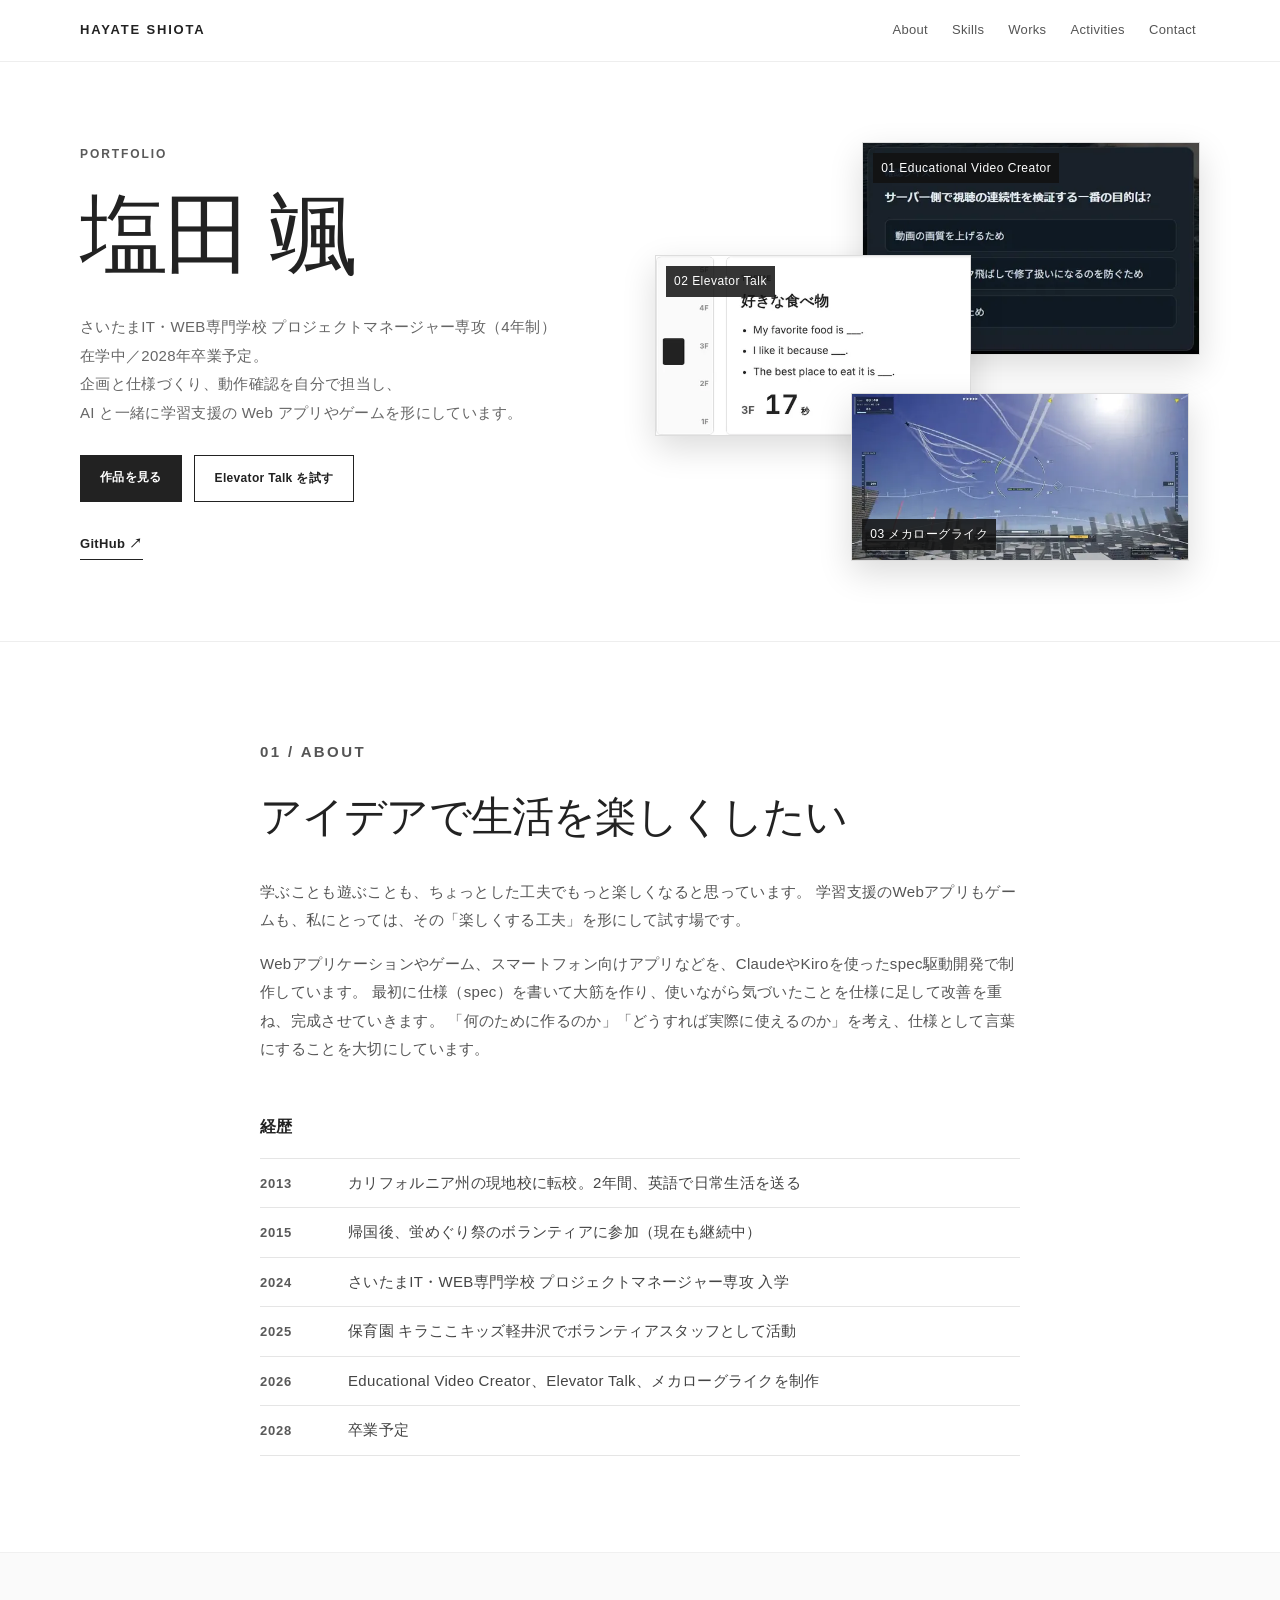
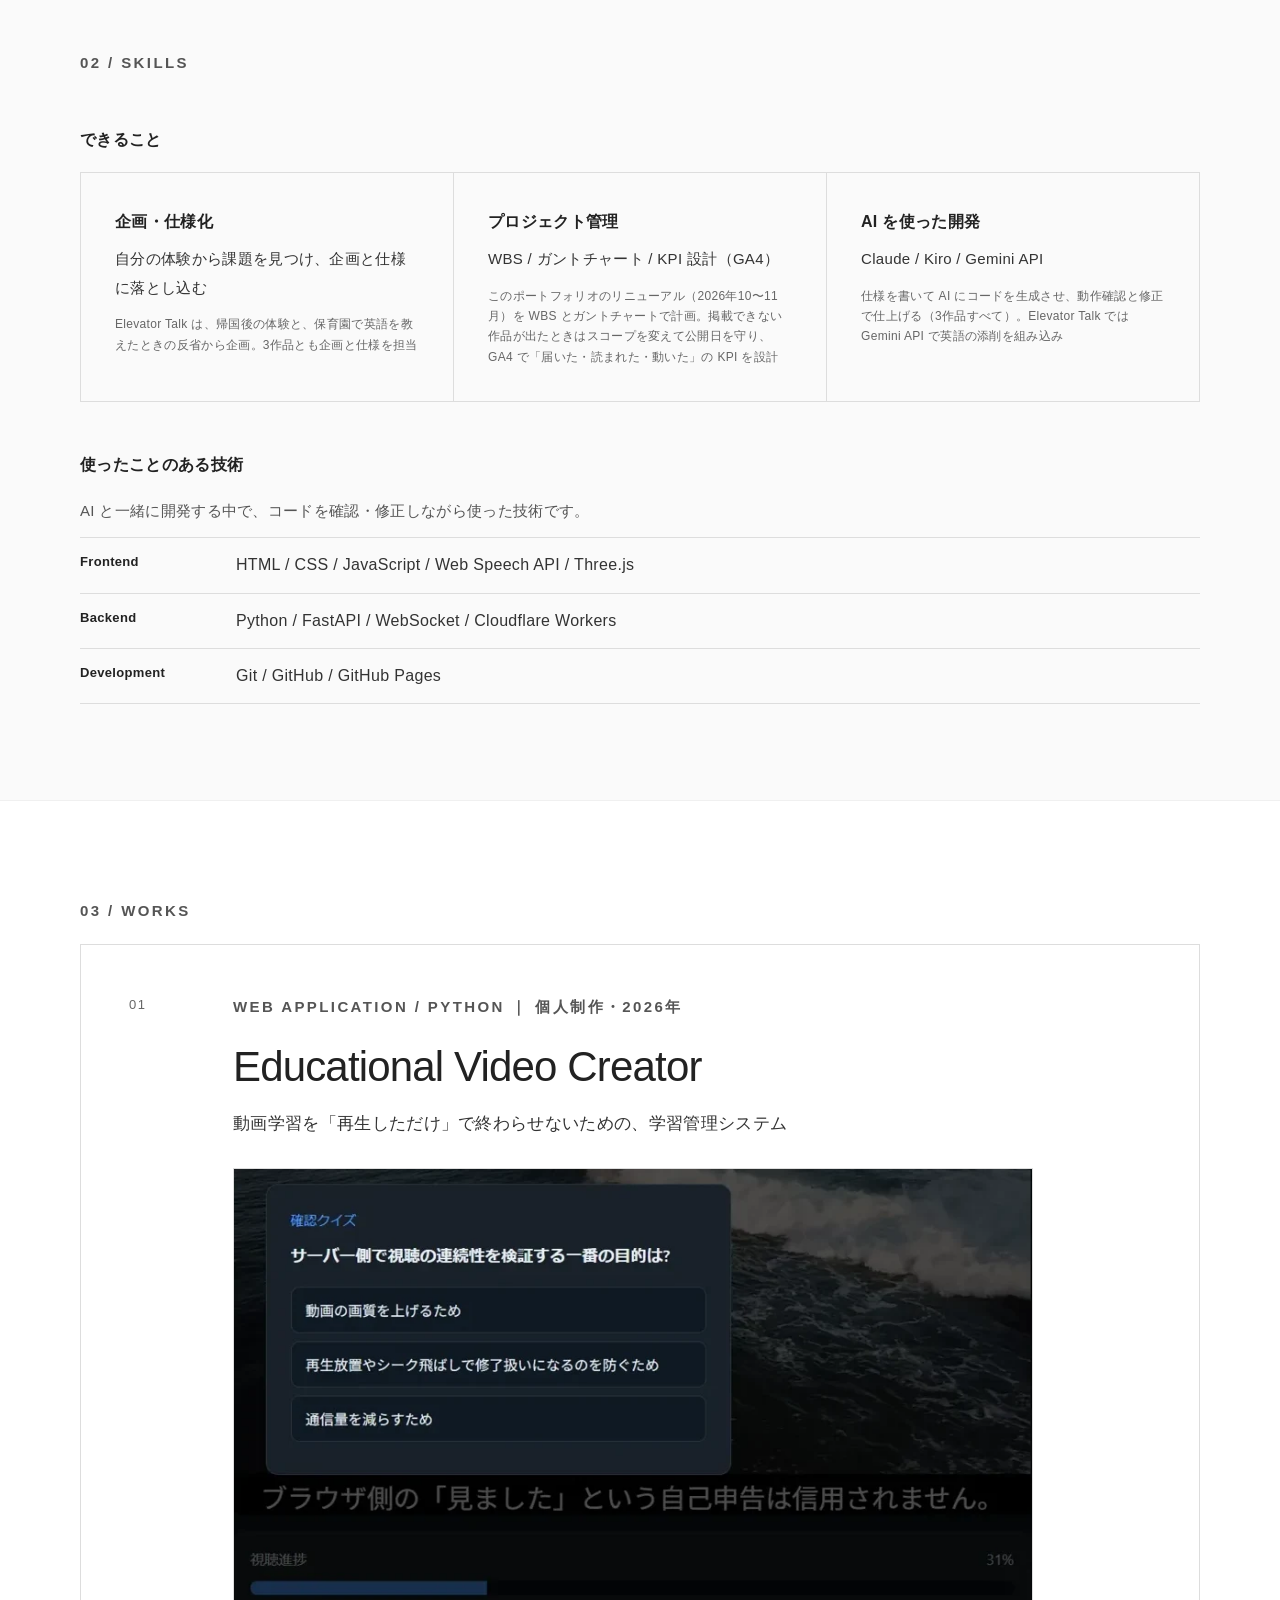
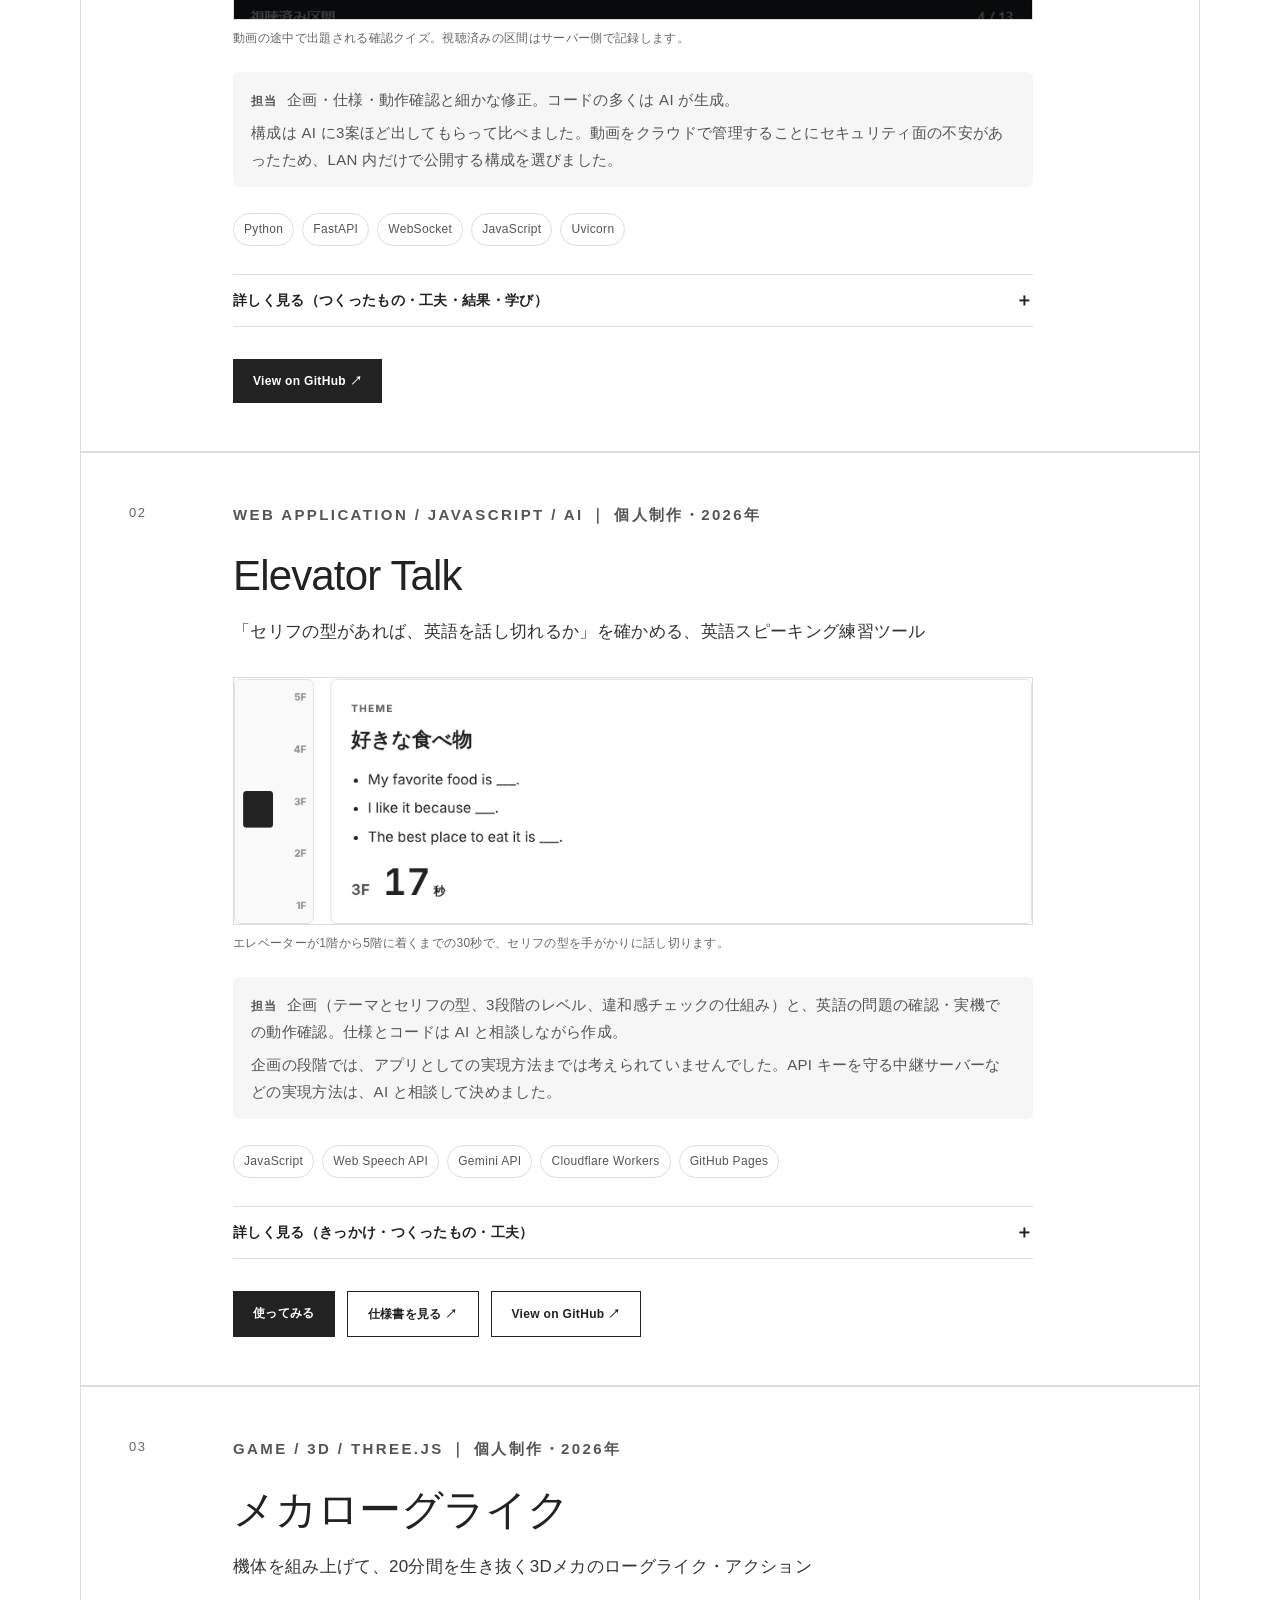
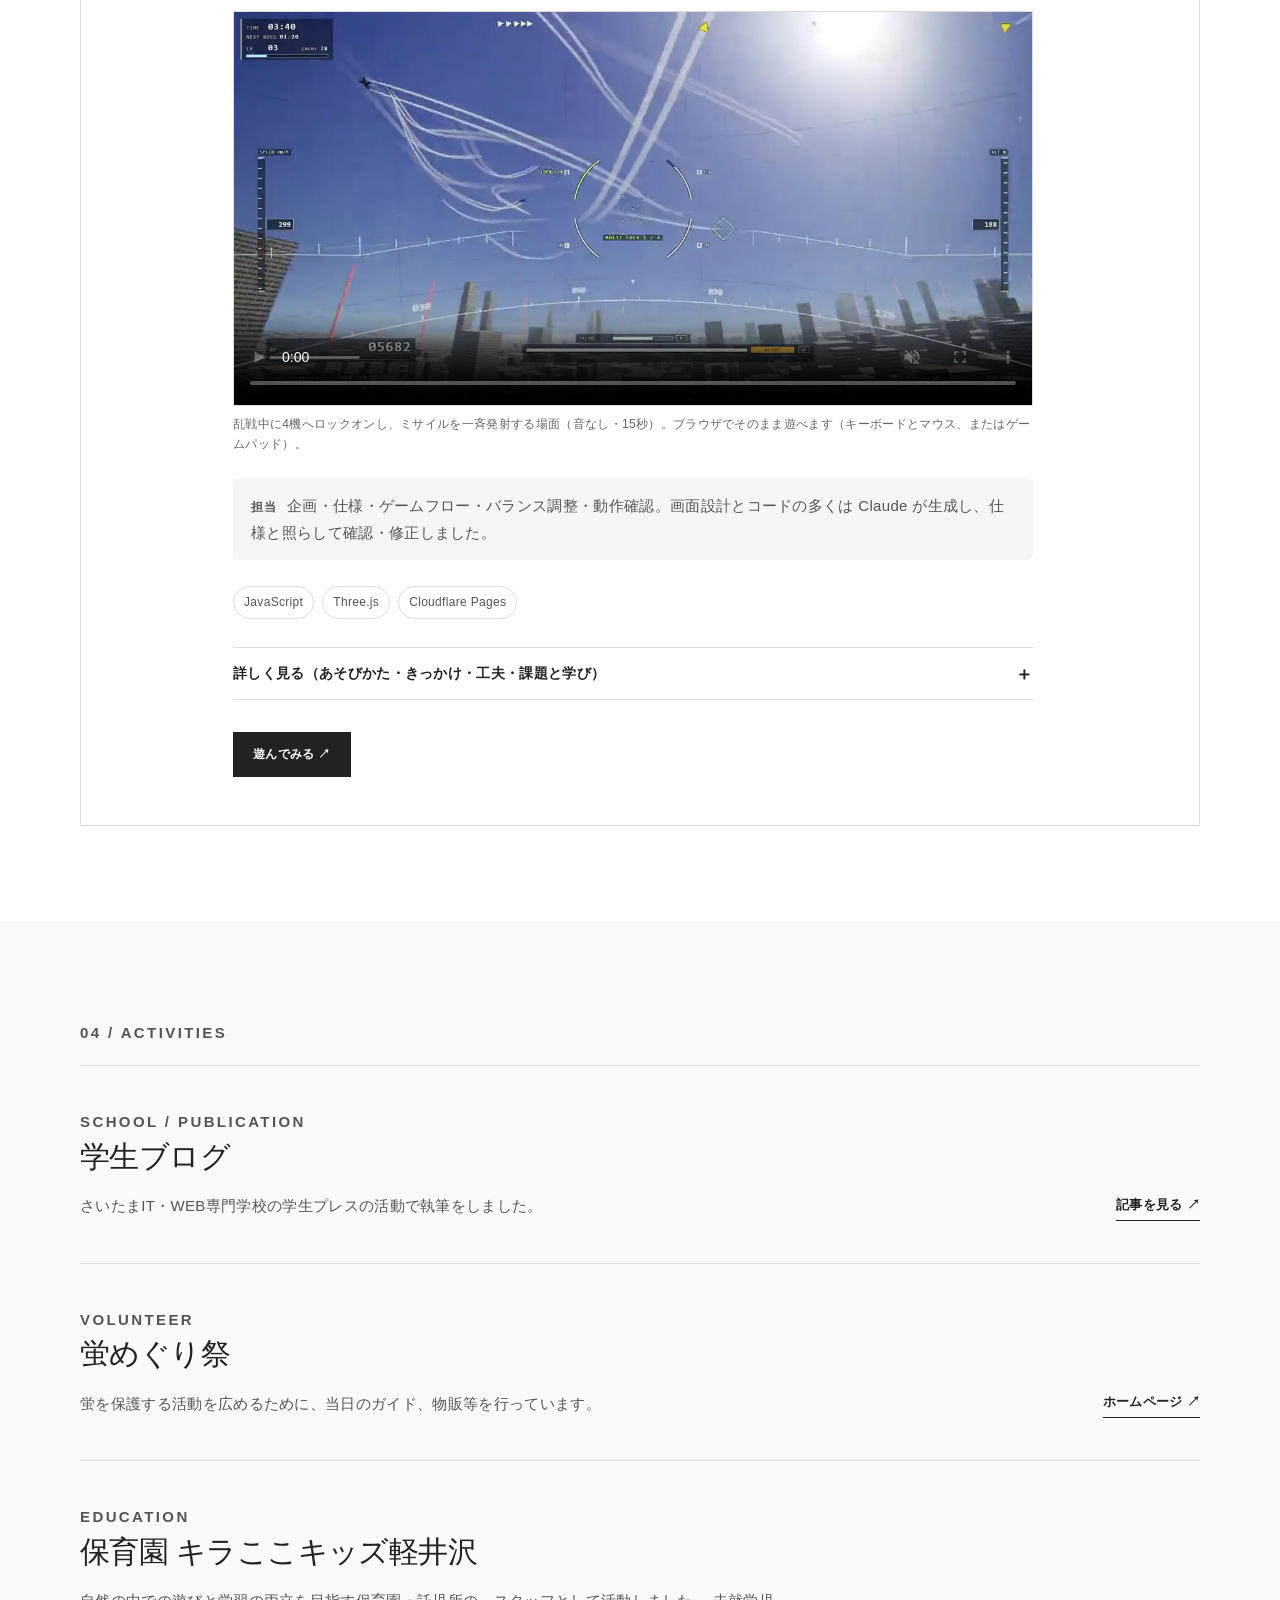
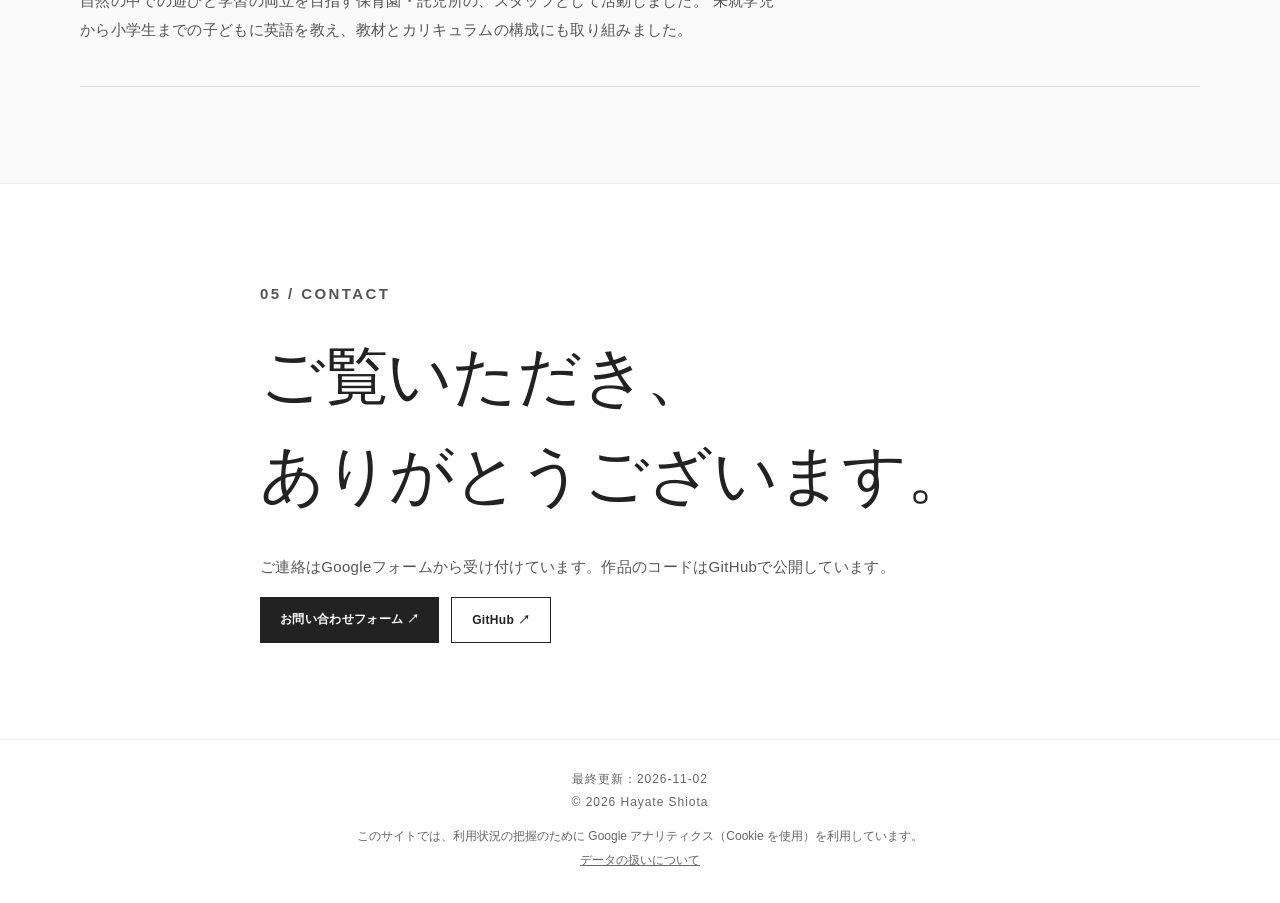
<file: index.html>
<!DOCTYPE html>
<html lang="ja">
<head>
  <!-- 自分の端末を計測から外す：URL に ?notrack を付けて一度開くと、この端末・ブラウザでは GA4 に送らない（?track で元に戻す） -->
  <script>
    (function () {
      try {
        var q = location.search;
        if (/[?&]notrack(=|&|$)/.test(q)) localStorage.setItem("notrack", "1");
        if (/[?&]track(=|&|$)/.test(q)) localStorage.removeItem("notrack");
        if (localStorage.getItem("notrack") === "1") window["ga-disable-G-6JSTE2WZ4C"] = true;
      } catch (e) { /* localStorage が使えないときは何もしない */ }
    })();
  </script>
  <!-- Google tag (gtag.js) -->
  <script async src="https://www.googletagmanager.com/gtag/js?id=G-6JSTE2WZ4C"></script>
  <script>
    window.dataLayer = window.dataLayer || [];
    function gtag(){dataLayer.push(arguments);}
    gtag('js', new Date());

    gtag('config', 'G-6JSTE2WZ4C');
  </script>
  <meta charset="UTF-8">
  <meta name="viewport" content="width=device-width, initial-scale=1.0">
  <meta name="description" content="プロジェクトマネージャー専攻の学生です。企画と仕様づくり、動作確認を担当し、AIと一緒に学習支援のWebアプリやゲームを形にしています。AIが英語を添削する練習ツール「Elevator Talk」などを公開中。さいたまIT・WEB専門学校（4年制）2028年卒業予定。">
  <title>塩田 颯｜学習支援のWebアプリと英語スピーキング練習ツール</title>
  <link rel="canonical" href="https://salty-en-jp.github.io/Portfolio-website/">
  <meta property="og:type" content="website">
  <meta property="og:site_name" content="塩田 颯のポートフォリオ">
  <meta property="og:title" content="塩田 颯｜学習支援のWebアプリと英語スピーキング練習ツール">
  <meta property="og:description" content="プロジェクトマネージャー専攻の学生です。企画と仕様づくり、動作確認を担当し、AIと一緒に学習支援のWebアプリやゲームを形にしています。AIが英語を添削する練習ツール「Elevator Talk」などを公開中。さいたまIT・WEB専門学校（4年制）2028年卒業予定。">
  <meta property="og:url" content="https://salty-en-jp.github.io/Portfolio-website/">
  <meta property="og:image" content="https://salty-en-jp.github.io/Portfolio-website/ogp.png?v=2">
  <meta property="og:image:width" content="1200">
  <meta property="og:image:height" content="630">
  <meta property="og:image:alt" content="塩田 颯のポートフォリオ">
  <meta property="og:locale" content="ja_JP">
  <meta name="twitter:card" content="summary_large_image">
  <link rel="icon" href="favicon.svg" type="image/svg+xml">
  <link rel="stylesheet" href="style.css?v=20261116d">
  <script src="analytics.js?v=20261116d" defer></script>
</head>
<body>
  <header class="site-header">
    <div class="header-inner">
      <a class="logo" href="#top">HAYATE SHIOTA</a>
      <nav aria-label="メインナビゲーション">
        <a href="#about">About</a>
        <a href="#skills">Skills</a>
        <a href="#works">Works</a>
        <a href="#activities">Activities</a>
        <a href="#contact">Contact</a>
      </nav>
    </div>
  </header>

  <main id="top">
    <section class="hero">
      <div class="container hero-inner">
        <div class="hero-copy">
        <p class="eyebrow">PORTFOLIO</p>
        <h1>塩田 颯</h1>
        <p class="hero-text">
          さいたまIT・WEB専門学校 <span class="nowrap">プロジェクトマネージャー専攻（4年制）</span><span class="nowrap">在学中／2028年卒業予定。</span><br>企画と仕様づくり、動作確認を自分で担当し、<br>AI と一緒に学習支援の Web アプリやゲームを形にしています。
        </p>
        <div class="button-row hero-actions">
          <a class="button" href="#works" data-track="hero_works">作品を見る</a>
          <a class="button button-outline" href="works/elevator-talk/" data-track="hero_try_elevator_talk">Elevator Talk を試す</a>
        </div>
        <a class="text-link" href="https://github.com/salty-en-jp" target="_blank" rel="noopener noreferrer">GitHub ↗</a>
        </div>
        <div class="hero-visual">
          <a class="hero-card hero-card-evc" href="#work-evc" data-track="hero_card_evc">
            <img src="images/evc/hero.webp" width="560" height="352" loading="lazy" alt="Educational Video Creator：動画の途中で出題される確認クイズの画面">
            <span>01 Educational Video Creator</span>
          </a>
          <a class="hero-card hero-card-et" href="#work-et" data-track="hero_card_et">
            <img src="images/elevator-talk/hero.webp" width="560" height="319" loading="lazy" alt="Elevator Talk：エレベーターのタイマーと、テーマ「好きな食べ物」のセリフの型が並ぶ練習画面">
            <span>02 Elevator Talk</span>
          </a>
          <a class="hero-card hero-card-mech" href="#work-mech" data-track="hero_card_mech">
            <img src="images/mech/hero.webp" width="560" height="276" loading="lazy" alt="メカローグライク：4機にロックオンしてミサイルを撃つ空中戦の画面">
            <span>03 メカローグライク</span>
          </a>
        </div>
      </div>
    </section>

    <section id="about" class="section">
      <div class="container narrow">
        <p class="section-label">01 / ABOUT</p>
        <h2>アイデアで生活を楽しくしたい</h2>
        <p>
          学ぶことも遊ぶことも、ちょっとした工夫でもっと楽しくなると思っています。
          学習支援のWebアプリもゲームも、私にとっては、その「楽しくする工夫」を形にして試す場です。
        </p>
        <p>
          Webアプリケーションやゲーム、スマートフォン向けアプリなどを、ClaudeやKiroを使ったspec駆動開発で制作しています。
          最初に仕様（spec）を書いて大筋を作り、使いながら気づいたことを仕様に足して改善を重ね、完成させていきます。
          「何のために作るのか」「どうすれば実際に使えるのか」を考え、仕様として言葉にすることを大切にしています。
        </p>
        <h3 class="sub-heading">経歴</h3>
        <dl class="timeline">
          <div><dt>2013</dt><dd>カリフォルニア州の現地校に転校。2年間、英語で日常生活を送る</dd></div>
          <div><dt>2015</dt><dd>帰国後、蛍めぐり祭のボランティアに参加（現在も継続中）</dd></div>
          <div><dt>2024</dt><dd>さいたまIT・WEB専門学校 プロジェクトマネージャー専攻 入学</dd></div>
          <div><dt>2025</dt><dd>保育園 キラここキッズ軽井沢でボランティアスタッフとして活動</dd></div>
          <div><dt>2026</dt><dd>Educational Video Creator、Elevator Talk、メカローグライクを制作</dd></div>
          <div><dt>2028</dt><dd>卒業予定</dd></div>
        </dl>
      </div>
    </section>

    <section id="skills" class="section section-alt">
      <div class="container">
        <p class="section-label">02 / SKILLS</p>
        <h3 class="sub-heading skills-heading">できること</h3>
        <div class="skill-grid skill-grid-3">
          <div class="skill">
            <h3>企画・仕様化</h3>
            <p>自分の体験から課題を見つけ、企画と仕様に落とし込む</p>
            <small>Elevator Talk は、帰国後の体験と、保育園で英語を教えたときの反省から企画。3作品とも企画と仕様を担当</small>
          </div>
          <div class="skill">
            <h3>プロジェクト管理</h3>
            <p>WBS / ガントチャート / KPI 設計（GA4）</p>
            <small>このポートフォリオのリニューアル（2026年10〜11月）を WBS とガントチャートで計画。掲載できない作品が出たときはスコープを変えて公開日を守り、GA4 で「届いた・読まれた・動いた」の KPI を設計</small>
          </div>
          <div class="skill">
            <h3>AI を使った開発</h3>
            <p>Claude / Kiro / Gemini API</p>
            <small>仕様を書いて AI にコードを生成させ、動作確認と修正で仕上げる（3作品すべて）。Elevator Talk では Gemini API で英語の添削を組み込み</small>
          </div>
        </div>

        <h3 class="sub-heading">使ったことのある技術</h3>
        <p class="tech-note">AI と一緒に開発する中で、コードを確認・修正しながら使った技術です。</p>
        <dl class="tech-list">
          <div><dt>Frontend</dt><dd>HTML / CSS / JavaScript / Web Speech API / Three.js</dd></div>
          <div><dt>Backend</dt><dd>Python / FastAPI / WebSocket / Cloudflare Workers</dd></div>
          <div><dt>Development</dt><dd>Git / GitHub / GitHub Pages</dd></div>
        </dl>
      </div>
    </section>

    <section id="works" class="section">
      <div class="container">
        <p class="section-label">03 / WORKS</p>

        <article class="work-card featured" id="work-evc">
          <div class="work-number">01</div>
          <div class="work-content">
            <p class="work-type">WEB APPLICATION / PYTHON ｜ 個人制作・2026年</p>
            <h2>Educational Video Creator</h2>
            <p class="work-lead">動画学習を「再生しただけ」で終わらせないための、学習管理システム</p>
            <figure class="work-shot">
              <img src="images/evc/quiz-crop.webp" width="870" height="490" loading="lazy"
                alt="動画の再生中に確認クイズが表示され、下に視聴進捗31%と視聴済み区間4/13が表示されている画面">
              <figcaption>動画の途中で出題される確認クイズ。視聴済みの区間はサーバー側で記録します。</figcaption>
            </figure>
            <div class="work-role">
              <p><strong>担当</strong>企画・仕様・動作確認と細かな修正。コードの多くは AI が生成。</p>
              <p>構成は AI に3案ほど出してもらって比べました。動画をクラウドで管理することにセキュリティ面の不安があったため、LAN 内だけで公開する構成を選びました。</p>
            </div>
            <div class="tags">
              <span>Python</span><span>FastAPI</span><span>WebSocket</span><span>JavaScript</span><span>Uvicorn</span>
            </div>
            <details class="work-details">
              <summary>詳しく見る（つくったもの・工夫・結果・学び）</summary>
              <div class="work-shots">
                <figure class="work-shot">
                  <img src="images/evc/admin-progress.webp" width="1160" height="390" loading="lazy"
                    alt="管理画面の受講状況タブ。レッスンごとに視聴率とクイズ通過数が表で並んでいる">
                  <figcaption>管理画面：受講者ごとの視聴率とクイズ通過数</figcaption>
                </figure>
                <figure class="work-shot">
                  <img src="images/evc/admin-content.webp" width="745" height="1068" loading="lazy"
                    alt="管理画面のコンテンツ管理タブ。動画のアップロード欄とクイズ作成フォームが並んでいる">
                  <figcaption>管理画面：動画の追加とクイズ作成をGUIで行えます</figcaption>
                </figure>
              </div>
              <h3>つくったもの</h3>
              <p>
                自宅PCで動かしてLAN内の端末から動画教材で学習できるプロトタイプを制作。
                再生位置をサーバー側で管理し、シークによる飛ばし見や極端な倍速などを検知、実際に視聴した区間を記録します。
                オリジナル教材のアップロードや字幕の追加、動画途中にクイズを挿入することが可能です。
                スマホで撮った動画一本あれば、字幕とクイズ付の動画教材を作ることが出来るアプリです。
              </p>
              <h3>工夫したこと</h3>
              <ul class="feature-list">
                <li>5秒ごとのハートビートによる再生位置管理</li>
                <li>視聴済み区間を基準にした修了判定</li>
                <li>動画途中のクイズと不正解時の巻き戻し</li>
                <li>ログイン・管理者画面・コンテンツ管理</li>
              </ul>
              <h3>結果</h3>
              <p>
                スマホで撮影した動画をPCの指定フォルダに置くだけで、LAN内の端末から視聴できるところまで完成させました。
                ログイン・アカウント管理、字幕ファイルの追加、GUIからのクイズ作成など、基本的な機能はすべて動作しています。
              </p>
              <h3>学び</h3>
              <p>
                教材を自分で撮影したため、自分自身の学習にはあまりつながりませんでした。
                仕組みが動いても、教材の中身と使う人がそろわなければ学習効果は生まれない、ということを実感しました。
                次は他の人に使ってもらい、教材側の課題も確かめたいと考えています。
              </p>
            </details>
            <a class="button" href="https://github.com/salty-en-jp/Educational_video_creator" target="_blank" rel="noopener noreferrer">
              View on GitHub ↗
            </a>
          </div>
        </article>

        <article class="work-card" id="work-et">
          <div class="work-number">02</div>
          <div class="work-content">
            <p class="work-type">WEB APPLICATION / JAVASCRIPT / AI ｜ 個人制作・2026年</p>
            <h2>Elevator Talk</h2>
            <p class="work-lead">「セリフの型があれば、英語を話し切れるか」を確かめる、英語スピーキング練習ツール</p>
            <figure class="work-shot">
              <img src="images/elevator-talk/stage.webp" width="960" height="296" loading="lazy"
                alt="テーマ「好きな食べ物」とセリフの型3つ、エレベーターが3階、残り17秒と表示された練習画面">
              <figcaption>エレベーターが1階から5階に着くまでの30秒で、セリフの型を手がかりに話し切ります。</figcaption>
            </figure>
            <div class="work-role">
              <p><strong>担当</strong>企画（テーマとセリフの型、3段階のレベル、違和感チェックの仕組み）と、英語の問題の確認・実機での動作確認。仕様とコードは AI と相談しながら作成。</p>
              <p>企画の段階では、アプリとしての実現方法までは考えられていませんでした。API キーを守る中継サーバーなどの実現方法は、AI と相談して決めました。</p>
            </div>
            <div class="tags">
              <span>JavaScript</span><span>Web Speech API</span><span>Gemini API</span><span>Cloudflare Workers</span><span>GitHub Pages</span>
            </div>
            <details class="work-details">
              <summary>詳しく見る（きっかけ・つくったもの・工夫）</summary>
              <h3>きっかけ</h3>
              <p>
                帰国後、「なんか英語で言ってよ」と言われるたびに困った経験と、寸劇や歌ならセリフが出てきた経験から、
                「とっさに話せないのは単語を知らないからではなく、場面とセリフがないからではないか」という仮説を立て、
                「エレベータートーク」と「違和感チェック」という2つの練習方法を考えて形にしました。
              </p>
              <h3>つくったもの</h3>
              <p>
                テーマごとにセリフの型を3段階（3つ／1つ／なし）で出し、30〜60秒のタイマーの間に話し切る練習ができます。
                入力はキーボード・スマホの音声入力・マイクの文字起こしに対応。
                AI（Gemini）が「よかったところ」と「改善ポイント」を返し、改善ポイントは自分専用の違和感チェック問題として出題されます。
              </p>
              <figure class="work-shot">
                <img src="images/elevator-talk/feedback-mine.webp" width="990" height="440" loading="lazy"
                  alt="AIのフィードバック画面。よかったところ3つと、改善ポイント「lately i'm into vibe coding → lately i've been into vibe coding」と、現在完了進行形を使う理由が表示されている">
                <figcaption>① 話し終えると、AIが「よかったところ」と「改善ポイント」を返します（実際に自分で練習したときの画面）。</figcaption>
              </figure>
              <figure class="work-shot">
                <img src="images/elevator-talk/check-mine.webp" width="990" height="328" loading="lazy"
                  alt="違和感チェックの「自分のまちがい」で、さっき話した文「lately i'm into vibe coding」が、もっと自然な言い方を考える問題として出題されている">
                <figcaption>② 直された文は「違和感チェック」に、自分専用の問題として出てきます。</figcaption>
              </figure>
              <h3>工夫したこと</h3>
              <ul class="feature-list">
                <li>保育園で英語を教えたときの「教えすぎると暗記ゲームになり、教えないと理不尽ゲームになる」という反省から、型の数をレベルで調整できるようにしました</li>
                <li>マイクが使えない環境でも使えるように、キーボード入力を基本にしました</li>
                <li>記録や自分のまちがいは、ブラウザの中だけに保存するようにしました</li>
              </ul>
              <h3>これから確かめること</h3>
              <p>
                自分で使ったり、知り合いの教員に使ってもらったりして、型がある場合とない場合で話しやすさがどう変わるかを記録して、仮説の検証がしたいです。
              </p>
            </details>
            <div class="button-row">
              <a class="button" href="works/elevator-talk/" data-track="works_try_elevator_talk">使ってみる</a>
              <a class="button button-outline" href="https://github.com/salty-en-jp/Portfolio-website/blob/main/docs/elevator-talk-spec.md" target="_blank" rel="noopener noreferrer">仕様書を見る ↗</a>
              <a class="button button-outline" href="https://github.com/salty-en-jp/Portfolio-website/tree/main/works/elevator-talk" target="_blank" rel="noopener noreferrer">View on GitHub ↗</a>
            </div>
          </div>
        </article>

        <article class="work-card" id="work-mech">
          <div class="work-number">03</div>
          <div class="work-content">
            <p class="work-type">GAME / 3D / THREE.JS ｜ 個人制作・2026年</p>
            <h2>メカローグライク</h2>
            <p class="work-lead">機体を組み上げて、20分間を生き抜く3Dメカのローグライク・アクション</p>
            <figure class="work-shot">
              <video class="autoplay-when-visible" src="images/mech/missile.mp4" poster="images/mech/missile-poster.webp"
                width="1280" height="630" style="width:100%;height:auto" muted loop playsinline preload="none"
                aria-label="一人称視点の空中戦。4機の敵にロックオンマーカーが付き、発射したミサイルが大きくうねりながら敵機に命中していく"></video>
              <figcaption>乱戦中に4機へロックオンし、ミサイルを一斉発射する場面（音なし・15秒）。ブラウザでそのまま遊べます（キーボードとマウス、またはゲームパッド）。</figcaption>
            </figure>
            <div class="work-role">
              <p><strong>担当</strong>企画・仕様・ゲームフロー・バランス調整・動作確認。画面設計とコードの多くは Claude が生成し、仕様と照らして確認・修正しました。</p>
            </div>
            <div class="tags">
              <span>JavaScript</span><span>Three.js</span><span>Cloudflare Pages</span>
            </div>
            <details class="work-details">
              <summary>詳しく見る（あそびかた・きっかけ・工夫・課題と学び）</summary>
              <h3>あそびかた</h3>
              <p>
                最初に両手の武器を選んで出撃します。敵を倒して経験値をためるとレベルアップし、
                3枚のカードから肩の武器や強化を選んで機体を育てます。
                5分ごとにイベントが起こり、20分間生き延びることを目指します。
                （アーマード・コア、Vampire Survivors を参考にしています）
              </p>
              <figure class="work-shot">
                <img src="images/mech/levelup.webp" width="1280" height="630" loading="lazy"
                  alt="レベルアップ画面。EN容量+20%、新しい武器のマルチロックミサイル、ボス撃破時の回復量+50%の3枚のカードが並んでいる">
                <figcaption>レベルアップのたびに、3枚のカードから1つを選んで機体を強くします。</figcaption>
              </figure>
              <h3>きっかけ</h3>
              <p>
                没入感のあるHUDや効果音とはどんなものだろうと考えて、とりあえず作ってみようと思い、作成しました。
              </p>
              <h3>工夫したこと</h3>
              <div class="work-shots work-shots-even">
                <figure class="work-shot">
                  <img src="images/mech/hud-third.webp" width="956" height="935" loading="lazy"
                    alt="三人称視点の戦闘画面。自機の後ろから見た構図で、速度計と高度計が画面の左右の端、残り時間と装甲値が四隅に寄せて表示されている">
                  <figcaption>三人称視点：計器類は画面の端に寄せています。速度計、高度計は左右端、方位計は画面上部にあります</figcaption>
                </figure>
                <figure class="work-shot">
                  <img src="images/mech/hud-first.webp" width="959" height="926" loading="lazy"
                    alt="一人称視点の戦闘画面。コクピットから見た空に、方位計の目盛り、照準と敵のロックオン表示が重なっている">
                  <figcaption>一人称視点：方位計と速度計の表示が変わり、視覚的により分かりやすく表示しています</figcaption>
                </figure>
              </div>
              <ul class="feature-list">
                <li>HUD（画面上の表示）は、プレイの邪魔にならないようにしながら、知らなければならない情報を的確に伝えるように設計しました。三人称視点では計器類を画面の端に寄せ、一人称視点ではロボットアニメのコクピットのような見た目にして、速度計や方位計を直感的に読めるようにしています。プレイに直接かかわる表示は、どちらの視点でも共通にしました</li>
                <li>警告音は、攻撃が放たれたとき・回避が必要なとき・自機が狙われているときなどで鳴り分け、ミサイルは誘導能力の違いでも音を分けました。サイレンのような音はなるべく使わず、聞いていて邪魔にならない音になるように工夫しています</li>
                <li>ゲーム内の音はステレオ再生に対応させ、どの方角から何の警報が鳴っているかを直感的に分かるようにしました</li>
                <li>必殺技の演出をなるべく派手にしました</li>
              </ul>
              <h3>課題と学び</h3>
              <p>
                仕様を書かずに思い付きで作り始めたので、こだわった部分とそうでない部分の差が大きいです。
                思い付きからプロトタイプまでを短い期間で繰り返せるバイブコーディングは、やりたいことをすぐ形にして人に体験してもらえるので、
                何かを始めるときの第一歩としてとても良い方法だと感じました。
              </p>
            </details>
            <div class="button-row">
              <a class="button" href="https://mech-roguelike.pages.dev/" target="_blank" rel="noopener noreferrer" data-track="works_play_mech_roguelike">遊んでみる ↗</a>
            </div>
          </div>
        </article>
      </div>
    </section>

    <section id="activities" class="section section-alt">
      <div class="container">
        <p class="section-label">04 / ACTIVITIES</p>
        <article class="activity">
          <div>
            <p class="work-type">SCHOOL / PUBLICATION</p>
            <h2>学生ブログ</h2>
            <p>
              さいたまIT・WEB専門学校の学生プレスの活動で執筆をしました。
            </p>
          </div>
          <a class="text-link" href="https://www.siw.ac.jp/archives/category/blog_student" target="_blank" rel="noopener noreferrer">記事を見る ↗</a>
        </article>
        <article class="activity">
          <div>
            <p class="work-type">VOLUNTEER</p>
            <h2>蛍めぐり祭</h2>
            <p>
              蛍を保護する活動を広めるために、当日のガイド、物販等を行っています。
            </p>
          </div>
          <a class="text-link" href="https://ecomuseum.visitor-center.jp/hotaru/" target="_blank" rel="noopener noreferrer">ホームページ ↗</a>
        </article>
        <article class="activity">
          <div>
            <p class="work-type">EDUCATION</p>
            <h2>保育園 キラここキッズ軽井沢</h2>
            <p>
              自然の中での遊びと学習の両立を目指す保育園・託児所の、スタッフとして活動しました。
              未就学児から小学生までの子どもに英語を教え、教材とカリキュラムの構成にも取り組みました。
            </p>
          </div>
        </article>
      </div>
    </section>

    <section id="contact" class="section closing">
      <div class="container narrow">
        <p class="section-label">05 / CONTACT</p>
        <h2>ご覧いただき、<br>ありがとうございます。</h2>
        <p>ご連絡はGoogleフォームから受け付けています。作品のコードはGitHubで公開しています。</p>
        <div class="button-row">
          <a class="button" href="https://forms.gle/8c1G1Ks4zNQbtLk77" target="_blank" rel="noopener noreferrer" data-track="contact_form">お問い合わせフォーム ↗</a>
          <a class="button button-outline" href="https://github.com/salty-en-jp" target="_blank" rel="noopener noreferrer">GitHub ↗</a>
        </div>
      </div>
    </section>
  </main>

  <footer>
    <p>最終更新：2026-11-02</p>
    <p>© 2026 Hayate Shiota</p>
    <p class="privacy">このサイトでは、利用状況の把握のために Google アナリティクス（Cookie を使用）を利用しています。<a href="https://policies.google.com/technologies/partner-sites?hl=ja" target="_blank" rel="noopener noreferrer">データの扱いについて</a></p>
  </footer>
  <script>
    // 動画は画面に入ったときだけ読み込んで再生する（動きを減らす設定の人には自動再生しない）
    (function () {
      var videos = document.querySelectorAll("video.autoplay-when-visible");
      if (!videos.length) return;
      var reduce = window.matchMedia && window.matchMedia("(prefers-reduced-motion: reduce)").matches;
      videos.forEach(function (v) {
        if (reduce || !("IntersectionObserver" in window)) { v.controls = true; return; }
        new IntersectionObserver(function (entries) {
          entries.forEach(function (e) {
            if (e.isIntersecting) { var p = v.play(); if (p && p.catch) p.catch(function () { v.controls = true; }); }
            else v.pause();
          });
        }, { threshold: 0.25 }).observe(v);
      });
    })();
  </script>
</body>
</html>
</file>
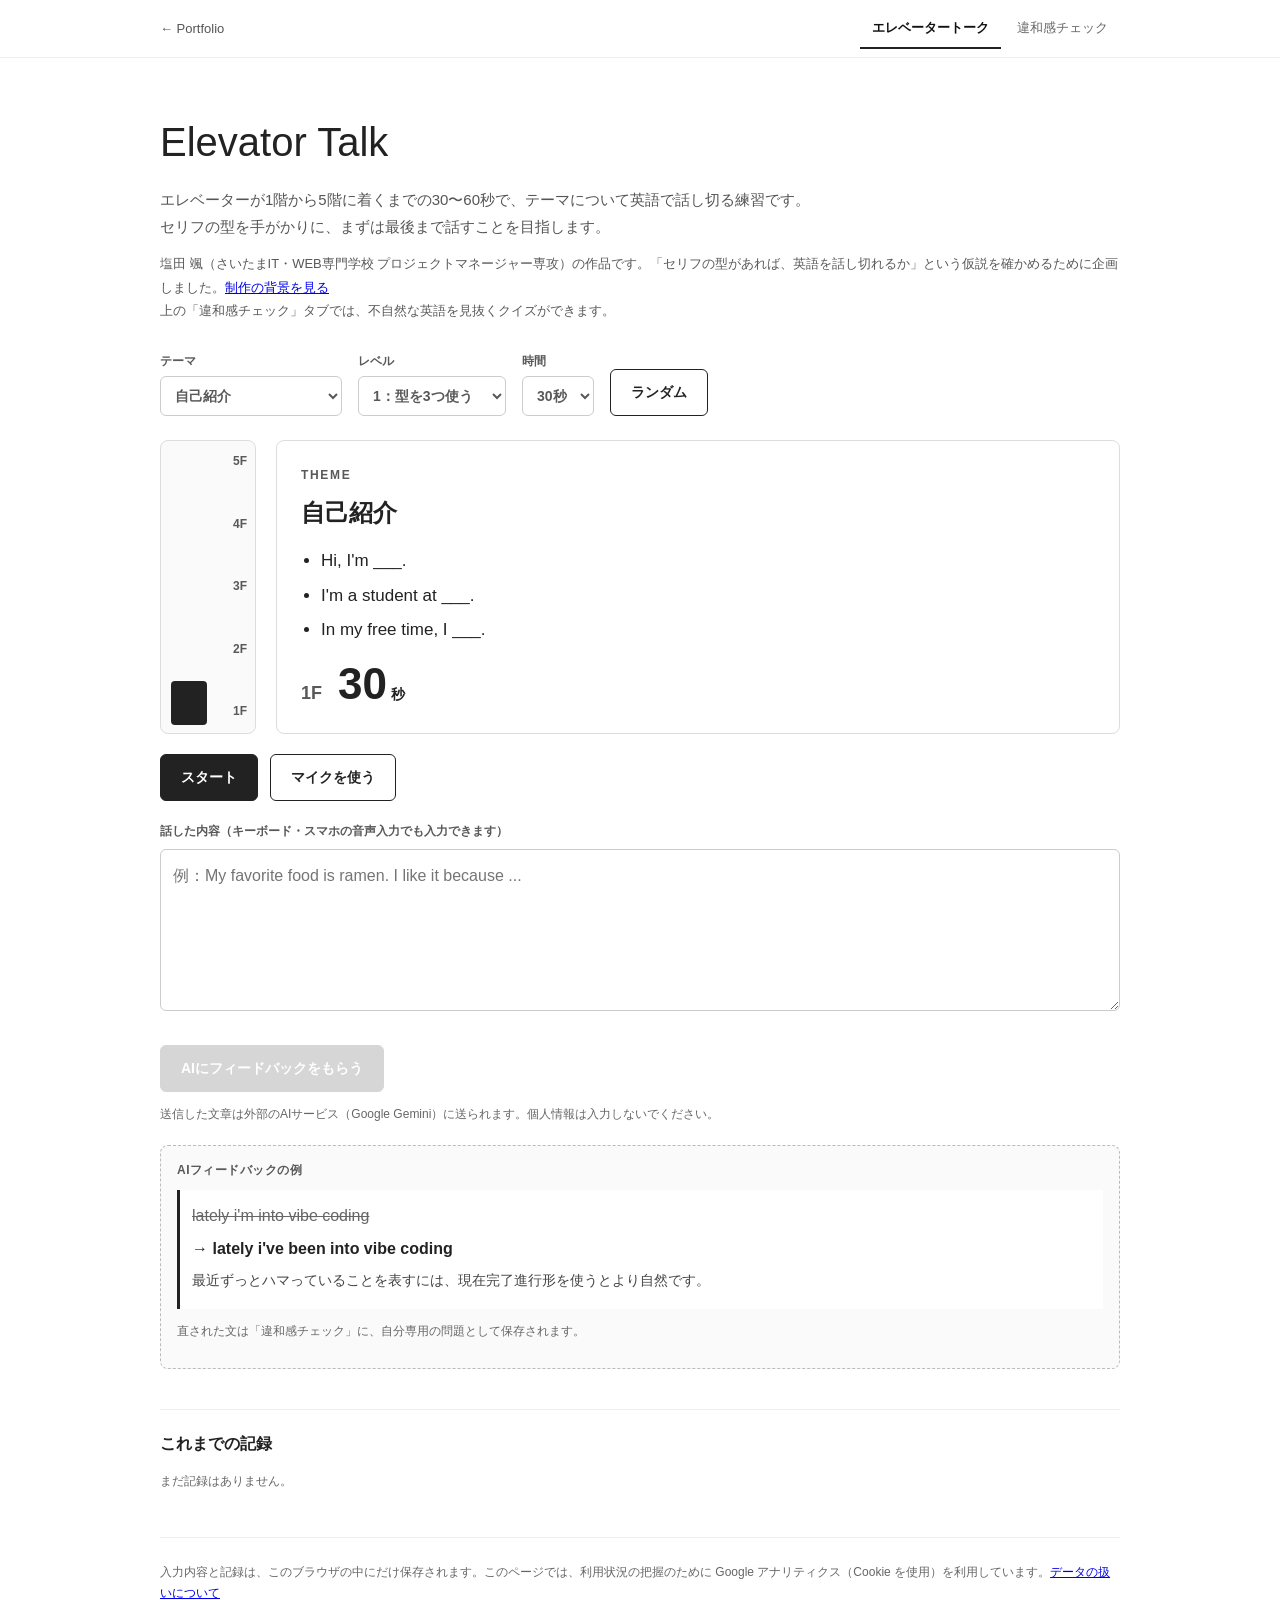
<file: works/elevator-talk/index.html>
<!DOCTYPE html>
<html lang="ja">
<head>
  <!-- 自分の端末を計測から外す：URL に ?notrack を付けて一度開くと、この端末・ブラウザでは GA4 に送らない（?track で元に戻す） -->
  <script>
    (function () {
      try {
        var q = location.search;
        if (/[?&]notrack(=|&|$)/.test(q)) localStorage.setItem("notrack", "1");
        if (/[?&]track(=|&|$)/.test(q)) localStorage.removeItem("notrack");
        if (localStorage.getItem("notrack") === "1") window["ga-disable-G-6JSTE2WZ4C"] = true;
      } catch (e) { /* localStorage が使えないときは何もしない */ }
    })();
  </script>
  <!-- Google tag (gtag.js) -->
  <script async src="https://www.googletagmanager.com/gtag/js?id=G-6JSTE2WZ4C"></script>
  <script>
    window.dataLayer = window.dataLayer || [];
    function gtag(){dataLayer.push(arguments);}
    gtag('js', new Date());

    gtag('config', 'G-6JSTE2WZ4C');
  </script>
  <meta charset="UTF-8">
  <meta name="viewport" content="width=device-width, initial-scale=1.0">
  <meta name="description" content="セリフの型を手がかりに、30秒で英語を話し切る練習ツール。AIが「よかったところ」と「改善ポイント」を返し、まちがいは自分専用のクイズになります。">
  <title>Elevator Talk｜英語スピーキング練習ツール｜塩田 颯</title>
  <link rel="canonical" href="https://salty-en-jp.github.io/Portfolio-website/works/elevator-talk/">
  <meta property="og:type" content="website">
  <meta property="og:site_name" content="塩田 颯のポートフォリオ">
  <meta property="og:title" content="Elevator Talk｜英語スピーキング練習ツール｜塩田 颯">
  <meta property="og:description" content="セリフの型を手がかりに、30秒で英語を話し切る練習ツール。AIが「よかったところ」と「改善ポイント」を返し、まちがいは自分専用のクイズになります。">
  <meta property="og:url" content="https://salty-en-jp.github.io/Portfolio-website/works/elevator-talk/">
  <meta property="og:image" content="https://salty-en-jp.github.io/Portfolio-website/images/elevator-talk/ogp.png">
  <meta property="og:image:width" content="1200">
  <meta property="og:image:height" content="630">
  <meta property="og:image:alt" content="Elevator Talk：セリフの型で、30秒の英語を話し切る練習ツール">
  <meta property="og:locale" content="ja_JP">
  <meta name="twitter:card" content="summary_large_image">
  <link rel="icon" href="../../favicon.svg" type="image/svg+xml">
  <link rel="stylesheet" href="style.css?v=20261116d">
  <script src="../../analytics.js?v=20261116d" defer></script>
</head>
<body>
  <header class="bar">
    <div class="wrap bar-inner">
      <a class="back" href="../../#works">← Portfolio</a>
      <nav class="tabs" aria-label="モード切り替え">
        <button type="button" class="tab is-active" data-tab="talk" aria-pressed="true">エレベータートーク</button>
        <button type="button" class="tab" data-tab="check" aria-pressed="false">違和感チェック</button>
      </nav>
    </div>
  </header>

  <main class="wrap">
    <!-- Elevator Talk -->
    <section id="talk" class="panel">
      <h1>Elevator Talk</h1>
      <p class="lead">エレベーターが1階から5階に着くまでの30〜60秒で、テーマについて英語で話し切る練習です。<br>セリフの型を手がかりに、まずは最後まで話すことを目指します。</p>
      <p class="about-note">
        塩田 颯（さいたまIT・WEB専門学校 プロジェクトマネージャー専攻）の作品です。「セリフの型があれば、英語を話し切れるか」という仮説を確かめるために企画しました。<a href="../../#work-et">制作の背景を見る</a><br>
        上の「違和感チェック」タブでは、不自然な英語を見抜くクイズができます。
      </p>

      <details class="settings" id="settings">
        <summary id="settingsSummary">設定</summary>
        <div class="controls">
          <label>テーマ
            <select id="theme">
              <option value="0">自己紹介</option>
              <option value="1">好きな食べ物</option>
              <option value="2">週末の予定</option>
              <option value="3">おすすめの場所</option>
              <option value="4">最近ハマっていること</option>
            </select>
          </label>
          <label>レベル
            <select id="level">
              <option value="1">1：型を3つ使う</option>
              <option value="2">2：最初の型だけ</option>
              <option value="3">3：型なし</option>
            </select>
          </label>
          <label>時間
            <select id="duration">
              <option value="30">30秒</option>
              <option value="45">45秒</option>
              <option value="60">60秒</option>
            </select>
          </label>
          <button type="button" id="shuffle" class="ghost">ランダム</button>
        </div>
      </details>

      <div class="stage">
        <div class="elevator" aria-hidden="true">
          <ol class="floors">
            <li>5F</li><li>4F</li><li>3F</li><li>2F</li><li>1F</li>
          </ol>
          <div class="car" id="car"></div>
        </div>
        <div class="card">
          <p class="card-label">THEME</p>
          <p class="theme-title" id="themeTitle">自己紹介</p>
          <ul class="templates" id="templates">
            <li>Hi, I'm ___.</li>
            <li>I'm a student at ___.</li>
            <li>In my free time, I ___.</li>
          </ul>
          <p class="timer"><span id="floor">1F</span><span id="seconds">30</span></p>
        </div>
      </div>

      <div class="actions">
        <button type="button" id="start" class="primary">スタート</button>
        <button type="button" id="mic" class="ghost" aria-pressed="false" hidden>マイクを使う</button>
      </div>
      <p class="note" id="micNote"></p>

      <label class="answer-label" for="answer">話した内容（キーボード・スマホの音声入力でも入力できます）</label>
      <textarea id="answer" rows="5" placeholder="例：My favorite food is ramen. I like it because ..."></textarea>

      <div class="selfcheck" id="selfcheck" hidden>
        <p>最後まで話し切れましたか？</p>
        <button type="button" class="ghost" data-result="done" aria-pressed="false">話し切れた</button>
        <button type="button" class="ghost" data-result="stuck" aria-pressed="false">途中で止まった</button>
        <p class="selfcheck-note" id="selfcheckNote" aria-live="polite"></p>
      </div>

      <div class="feedback-actions">
        <button type="button" id="feedbackBtn" class="primary" disabled>AIにフィードバックをもらう</button>
        <p class="note">送信した文章は外部のAIサービス（Google Gemini）に送られます。個人情報は入力しないでください。</p>
      </div>

      <div class="sample" aria-label="AIフィードバックの例">
        <p class="sample-label">AIフィードバックの例</p>
        <div class="improvement">
          <p class="from">lately i'm into vibe coding</p>
          <p class="to">lately i've been into vibe coding</p>
          <p class="why">最近ずっとハマっていることを表すには、現在完了進行形を使うとより自然です。</p>
        </div>
        <p class="note">直された文は「違和感チェック」に、自分専用の問題として保存されます。</p>
      </div>

      <div id="feedback" class="feedback" hidden aria-live="polite"></div>

      <section class="history">
        <h2>これまでの記録</h2>
        <p id="stats" class="note"></p>
      </section>
    </section>

    <!-- Odd-one-out check -->
    <section id="check" class="panel" hidden>
      <h1>違和感チェック</h1>
      <p class="lead">意味は通じるけれど、ちょっと不自然な英文です。<br>いちばん自然な言い方を選んでください。</p>
      <div class="controls">
        <label>出題
          <select id="checkMode">
            <option value="basic">通常問題</option>
            <option value="advanced">上級（どれが自然？）</option>
            <option value="mine">自分のまちがい</option>
          </select>
        </label>
      </div>
      <div class="card quiz" id="quiz"></div>
    </section>
  </main>

  <footer class="wrap foot">
    <p>入力内容と記録は、このブラウザの中にだけ保存されます。このページでは、利用状況の把握のために Google アナリティクス（Cookie を使用）を利用しています。<a href="https://policies.google.com/technologies/partner-sites?hl=ja" target="_blank" rel="noopener noreferrer">データの扱いについて</a></p>
  </footer>

  <script src="config.js?v=20261116d"></script>
  <script src="data.js?v=20261116d"></script>
  <script src="app.js?v=20261116d"></script>
</body>
</html>
</file>
<file: style.css>
* {
  box-sizing: border-box;
}

html {
  scroll-behavior: smooth;
}

body {
  margin: 0;
  color: #222;
  background: #fff;
  font-family: -apple-system, BlinkMacSystemFont, "Helvetica Neue", "Noto Sans JP",
    "Yu Gothic", YuGothic, Arial, sans-serif;
  line-height: 1.9;
  letter-spacing: 0.02em;
}

a {
  color: inherit;
}

h1,
h2 {
  word-break: auto-phrase;
}

.site-header {
  position: sticky;
  top: 0;
  z-index: 10;
  background: rgba(255, 255, 255, 0.94);
  border-bottom: 1px solid #eee;
  backdrop-filter: blur(10px);
}

.header-inner {
  width: min(1120px, calc(100% - 56px));
  margin: 0 auto;
  padding: 12px 0;
  display: flex;
  flex-wrap: wrap;
  gap: 4px 20px;
  align-items: center;
  justify-content: space-between;
}

.logo {
  display: inline-block;
  padding: 6px 0;
  font-size: 13px;
  font-weight: 700;
  letter-spacing: 0.14em;
  text-decoration: none;
}

nav {
  display: flex;
  flex-wrap: wrap;
  gap: 0 16px;
}

nav a {
  display: inline-block;
  padding: 6px 4px;
  color: #555;
  font-size: 13px;
  text-decoration: none;
  transition: color 0.2s ease;
}

nav a:hover {
  color: #111;
}

.container {
  width: min(1120px, calc(100% - 56px));
  margin: 0 auto;
}

.narrow {
  width: min(760px, calc(100% - 56px));
}

.hero {
  min-height: 60vh;
  display: flex;
  align-items: center;
  border-bottom: 1px solid #eee;
}

.hero-inner {
  padding: 80px 0;
}

.hero-visual {
  display: none;
}

@media (min-width: 1100px) {
  .hero-inner {
    display: grid;
    grid-template-columns: minmax(0, 1fr) minmax(0, 1.05fr);
    gap: 56px;
    align-items: center;
  }

  .hero-visual {
    display: block;
    position: relative;
    aspect-ratio: 1.3 / 1;
  }
}

.hero-card {
  position: absolute;
  display: block;
  border: 1px solid #ddd;
  background: #111;
  box-shadow: 0 12px 32px rgba(0, 0, 0, 0.14);
  transition: transform 0.2s ease, box-shadow 0.2s ease;
}

.hero-card img {
  display: block;
  width: 100%;
  height: auto;
}

.hero-card span {
  position: absolute;
  left: 10px;
  bottom: 10px;
  padding: 4px 8px;
  background: rgba(17, 17, 17, 0.85);
  color: #fff;
  font-size: 12px;
  letter-spacing: 0.04em;
}

.hero-card:hover,
.hero-card:focus-visible {
  z-index: 4;
  transform: translateY(-6px);
  box-shadow: 0 18px 40px rgba(0, 0, 0, 0.2);
}

.nowrap {
  white-space: nowrap;
}

.hero-card-et span {
  top: 10px;
  bottom: auto;
}

.hero-card-evc span {
  top: 10px;
  bottom: auto;
}

.hero-card-evc {
  top: 0;
  right: 0;
  width: 62%;
  z-index: 1;
}

.hero-card-et {
  top: 27%;
  left: 0;
  width: 58%;
  z-index: 2;
}

.hero-card-mech {
  right: 2%;
  bottom: 0;
  width: 62%;
  z-index: 3;
}

.work-card {
  scroll-margin-top: 80px;
}

@media (prefers-reduced-motion: reduce) {
  .hero-card {
    transition: none;
  }
}

.eyebrow,
.section-label,
.work-type {
  margin: 0 0 18px;
  color: #595959;
  font-size: 12px;
  font-weight: 700;
  letter-spacing: 0.16em;
}

.hero h1 {
  margin: 0;
  font-size: clamp(48px, 8vw, 88px);
  font-weight: 500;
  letter-spacing: -0.04em;
  line-height: 1.15;
}

.hero-text {
  margin: 28px 0 28px;
  color: #666;
  font-size: 15px;
}

.text-link {
  display: inline-block;
  padding: 6px 0 2px;
  font-size: 13px;
  font-weight: 600;
  text-decoration: none;
  border-bottom: 1px solid #222;
}

.text-link:hover {
  opacity: 0.55;
}

.section {
  padding: 96px 0;
}

.section-alt {
  background: #fafafa;
  border-top: 1px solid #f0f0f0;
  border-bottom: 1px solid #f0f0f0;
}

.section h2 {
  margin: 0 0 28px;
  font-size: clamp(27px, 4vw, 42px);
  font-weight: 500;
  line-height: 1.55;
  letter-spacing: -0.02em;
}

.section p {
  color: #555;
  font-size: 15px;
}

.skill-grid {
  display: grid;
  grid-template-columns: repeat(2, 1fr);
  gap: 1px;
  background: #ddd;
  border: 1px solid #ddd;
}

.skill-grid-3 {
  grid-template-columns: repeat(3, 1fr);
}

.skills-heading {
  margin-top: 0;
}

.tech-note {
  margin: 0 0 12px;
  color: #595959;
  font-size: 13px;
}

.tech-list {
  margin: 0;
  border-top: 1px solid #ddd;
}

.tech-list div {
  display: grid;
  grid-template-columns: 140px 1fr;
  gap: 16px;
  padding: 12px 0;
  border-bottom: 1px solid #ddd;
}

.tech-list dt {
  font-size: 13px;
  font-weight: 600;
}

.tech-list dd {
  margin: 0;
  color: #333;
}

.skill {
  min-height: 160px;
  padding: 34px;
  background: #fafafa;
}

.skill h3 {
  margin: 0 0 8px;
  font-size: 16px;
  font-weight: 600;
}

.skill p {
  margin: 0;
  color: #333;
}

.skill small {
  display: block;
  margin-top: 12px;
  color: #666;
  font-size: 12px;
  line-height: 1.7;
}

.work-card {
  position: relative;
  display: grid;
  grid-template-columns: 80px 1fr;
  gap: 24px;
  padding: 48px;
  border: 1px solid #ddd;
  background: #fff;
}

.work-number {
  color: #666;
  font-size: 13px;
  letter-spacing: 0.12em;
}

.work-content {
  max-width: 800px;
}

.work-card h2,
.activity h2 {
  margin: 0 0 12px;
  font-size: clamp(28px, 4vw, 42px);
  font-weight: 500;
  line-height: 1.35;
}

.work-content h3 {
  margin: 36px 0 8px;
  font-size: 16px;
  font-weight: 600;
}

.work-shot {
  margin: 28px 0 0;
}

.work-shot img,
.work-shot video {
  display: block;
  width: 100%;
  max-width: 100%;
  height: auto;
  border: 1px solid #ddd;
  background: #111;
}

.work-shot figcaption {
  margin-top: 8px;
  color: #666;
  font-size: 12px;
  line-height: 1.7;
}

.work-shots {
  display: grid;
  grid-template-columns: 3fr 2fr;
  gap: 20px;
  align-items: start;
}

.work-shots-even {
  grid-template-columns: 1fr 1fr;
}

.work-lead {
  margin-top: 0;
  color: #333 !important;
  font-size: 17px !important;
}

.work-role {
  margin: 24px 0 0;
  padding: 14px 18px;
  background: #f6f6f6;
  border-radius: 6px;
  color: #333;
  font-size: 14px;
  line-height: 1.8;
}

.work-role p {
  margin: 0;
}

.work-role p + p {
  margin-top: 6px;
  color: #555;
}

.work-role strong {
  display: inline-block;
  margin-right: 10px;
  font-size: 12px;
  letter-spacing: 0.08em;
}

.tags {
  display: flex;
  flex-wrap: wrap;
  gap: 8px;
  margin: 26px 0;
}

.tags span {
  padding: 4px 10px;
  border: 1px solid #ddd;
  border-radius: 999px;
  color: #555;
  font-size: 12px;
}

.feature-list {
  margin: 24px 0 34px;
  padding-left: 18px;
  color: #555;
  font-size: 14px;
}

.feature-list li {
  margin: 4px 0;
}

.button {
  display: inline-block;
  padding: 11px 20px;
  color: #fff;
  background: #222;
  font-size: 12px;
  font-weight: 600;
  text-decoration: none;
  transition: background 0.2s ease, transform 0.2s ease;
}

.button:hover {
  background: #444;
  transform: translateY(-1px);
}

.sub-heading {
  margin: 48px 0 16px;
  font-size: 16px;
  font-weight: 600;
}

.timeline {
  margin: 0;
  border-top: 1px solid #e5e5e5;
}

.timeline div {
  display: grid;
  grid-template-columns: 72px 1fr;
  align-items: baseline;
  gap: 16px;
  padding: 10px 0;
  border-bottom: 1px solid #e5e5e5;
}

.timeline dt {
  color: #595959;
  font-size: 13px;
  font-weight: 700;
  letter-spacing: 0.06em;
  line-height: 1.9;
}

.timeline dd {
  margin: 0;
  color: #444;
  font-size: 15px;
}

.button-row {
  display: flex;
  flex-wrap: wrap;
  gap: 12px;
}

.hero-actions {
  margin-bottom: 24px;
}

.work-details {
  margin: 28px 0 32px;
  border-top: 1px solid #ddd;
  border-bottom: 1px solid #ddd;
}

.work-details summary {
  display: flex;
  align-items: center;
  justify-content: space-between;
  gap: 12px;
  min-height: 48px;
  padding: 12px 0;
  font-size: 14px;
  font-weight: 600;
  cursor: pointer;
  list-style: none;
}

.work-details summary::-webkit-details-marker {
  display: none;
}

.work-details summary::after {
  content: "＋";
  flex: none;
  font-size: 18px;
  line-height: 1;
}

.work-details[open] summary::after {
  content: "－";
}

.work-details summary:hover {
  opacity: 0.6;
}

.work-details summary:focus-visible {
  outline: 2px solid #222;
  outline-offset: 2px;
}

.work-details[open] {
  padding-bottom: 24px;
}

.work-details > .work-shots,
.work-details > h3:first-of-type {
  margin-top: 8px;
}

.button-outline {
  color: #222;
  background: transparent;
  border: 1px solid #222;
}

.button-outline:hover {
  color: #fff;
}

.activity {
  display: flex;
  align-items: flex-end;
  justify-content: space-between;
  gap: 40px;
  padding: 42px 0;
  border-top: 1px solid #ddd;
  border-bottom: 1px solid #ddd;
}

.activity + .activity {
  border-top: none;
}

.activity h2 {
  font-size: clamp(22px, 3vw, 30px);
}

.activity p {
  max-width: 700px;
  margin-bottom: 0;
}

.closing {
  min-height: 40vh;
  display: flex;
  align-items: center;
}

.closing h2 {
  font-size: clamp(36px, 6vw, 64px);
}

footer {
  padding: 28px;
  border-top: 1px solid #eee;
  text-align: center;
}

footer p {
  margin: 0;
  color: #666;
  font-size: 12px;
  letter-spacing: 0.08em;
}

@media (max-width: 700px) {
  .header-inner {
    width: calc(100% - 40px);
    padding: 8px 0;
  }

  .logo {
    font-size: 12px;
  }

  nav {
    gap: 0 10px;
  }

  nav a {
    font-size: 12px;
  }

  .container,
  .narrow {
    width: min(100% - 40px, 1120px);
  }

  .hero-inner {
    padding: 64px 0;
  }

  .hero-text br {
    display: none;
  }

  .section {
    padding: 72px 0;
  }

  .skill-grid {
    grid-template-columns: 1fr;
  }

  .tech-list div {
    grid-template-columns: 1fr;
    gap: 2px;
  }

  .work-card {
    grid-template-columns: 1fr;
    padding: 30px;
  }

  .work-shots {
    grid-template-columns: 1fr;
  }

  .activity {
    display: block;
  }

  .closing h2 {
    font-size: 30px;
  }

  .activity .text-link {
    margin-top: 24px;
  }
}

footer .privacy {
  max-width: 640px;
  margin: 12px auto 0;
  line-height: 1.7;
  letter-spacing: 0;
}

footer .privacy a {
  display: inline-block;
  padding: 4px 0;
}
</file>
<file: works/elevator-talk/style.css>
* {
  box-sizing: border-box;
}

/* display を指定した要素でも hidden 属性で確実に隠す */
[hidden] {
  display: none !important;
}

body {
  margin: 0;
  color: #222;
  background: #fff;
  font-family: -apple-system, BlinkMacSystemFont, "Helvetica Neue", "Noto Sans JP",
    "Yu Gothic", YuGothic, Arial, sans-serif;
  line-height: 1.8;
}

h1,
h2 {
  word-break: auto-phrase;
}

button,
select,
textarea {
  font: inherit;
  color: inherit;
}

.wrap {
  width: min(960px, calc(100% - 40px));
  margin: 0 auto;
}

.bar {
  position: sticky;
  top: 0;
  z-index: 5;
  background: rgba(255, 255, 255, 0.95);
  border-bottom: 1px solid #eee;
}

.bar-inner {
  display: flex;
  flex-wrap: wrap;
  align-items: center;
  justify-content: space-between;
  gap: 4px 16px;
  padding: 8px 0;
}

.back {
  display: inline-block;
  padding: 8px 0;
  color: #555;
  font-size: 13px;
  text-decoration: none;
}

.tabs {
  display: flex;
  gap: 4px;
}

.tab {
  padding: 8px 12px;
  border: 0;
  border-bottom: 2px solid transparent;
  background: none;
  color: #666;
  font-size: 13px;
  cursor: pointer;
}

.tab.is-active {
  color: #111;
  border-bottom-color: #222;
  font-weight: 600;
}

.panel {
  padding: 48px 0 32px;
}

.panel h1 {
  margin: 0 0 8px;
  font-size: clamp(28px, 5vw, 40px);
  font-weight: 500;
}

.lead {
  margin: 0 0 12px;
  color: #555;
  font-size: 15px;
}

.about-note {
  margin: 0 0 28px;
  color: #595959;
  font-size: 13px;
}

.sample {
  margin-top: 20px;
  padding: 14px 16px;
  border: 1px dashed #bbb;
  border-radius: 8px;
  background: #fafafa;
}

.sample-label {
  margin: 0 0 8px;
  color: #595959;
  font-size: 12px;
  font-weight: 600;
  letter-spacing: 0.04em;
}

.sample .improvement {
  margin-bottom: 6px;
}

.settings {
  margin-bottom: 24px;
}

.settings > summary {
  display: inline-flex;
  align-items: center;
  gap: 8px;
  min-height: 44px;
  padding: 8px 14px;
  border: 1px solid #ccc;
  border-radius: 6px;
  color: #333;
  font-size: 14px;
  font-weight: 600;
  cursor: pointer;
  list-style: none;
}

.settings > summary::-webkit-details-marker {
  display: none;
}

.settings > summary::after {
  content: "変更 ▾";
  color: #595959;
  font-size: 12px;
}

.settings[open] > summary::after {
  content: "閉じる ▴";
}

.settings[open] > .controls {
  margin-top: 12px;
}

/* 広い画面では設定を常に開いておき、たたむためのボタンは出さない */
@media (min-width: 700px) {
  .settings > summary {
    display: none;
  }

  .settings[open] > .controls {
    margin-top: 0;
  }
}

.controls {
  display: flex;
  flex-wrap: wrap;
  align-items: flex-end;
  gap: 12px 16px;
  margin-bottom: 0;
}

.controls label {
  display: grid;
  gap: 4px;
  color: #595959;
  font-size: 12px;
  font-weight: 600;
}

select {
  min-height: 40px;
  padding: 6px 10px;
  border: 1px solid #ccc;
  border-radius: 6px;
  background: #fff;
  font-size: 14px;
}

.primary,
.ghost {
  min-height: 44px;
  padding: 10px 20px;
  border-radius: 6px;
  font-size: 14px;
  font-weight: 600;
  cursor: pointer;
}

.primary {
  border: 1px solid #222;
  color: #fff;
  background: #222;
}

.primary:disabled {
  border-color: #bbb;
  background: #bbb;
  cursor: not-allowed;
}

.ghost {
  border: 1px solid #222;
  background: #fff;
}

.ghost.is-on {
  color: #fff;
  background: #2d6a4f;
  border-color: #2d6a4f;
}

button:disabled {
  opacity: 0.6;
}

/* stage */
.stage {
  display: grid;
  grid-template-columns: 96px 1fr;
  gap: 20px;
  align-items: stretch;
}

.elevator {
  position: relative;
  min-height: 260px;
  border: 1px solid #ddd;
  border-radius: 8px;
  background: #fafafa;
  overflow: hidden;
}

.floors {
  position: absolute;
  inset: 0;
  display: flex;
  flex-direction: column;
  justify-content: space-between;
  margin: 0;
  padding: 10px 8px;
  list-style: none;
  color: #595959;
  font-size: 12px;
  font-weight: 700;
  text-align: right;
}

.car {
  --progress: 0;
  position: absolute;
  left: 10px;
  width: 36px;
  height: 44px;
  bottom: calc(8px + var(--progress) * (100% - 60px));
  border-radius: 4px;
  background: #222;
  transition: bottom 0.2s linear;
}

.card {
  padding: 24px;
  border: 1px solid #ddd;
  border-radius: 8px;
  background: #fff;
}

.card-label {
  margin: 0 0 4px;
  color: #595959;
  font-size: 12px;
  font-weight: 700;
  letter-spacing: 0.14em;
}

.theme-title {
  margin: 0 0 12px;
  font-size: 24px;
  font-weight: 600;
}

.templates {
  margin: 0 0 16px;
  padding-left: 20px;
  font-size: 17px;
}

.templates li {
  margin: 4px 0;
}

.templates .muted {
  list-style: none;
  margin-left: -20px;
}

.timer {
  display: flex;
  align-items: baseline;
  gap: 16px;
  margin: 0;
  font-variant-numeric: tabular-nums;
}

.timer #floor {
  color: #595959;
  font-size: 18px;
  font-weight: 700;
}

.timer #seconds {
  font-size: 44px;
  font-weight: 600;
  line-height: 1;
}

.timer #seconds::after {
  content: "秒";
  margin-left: 4px;
  font-size: 14px;
}

.actions {
  display: flex;
  flex-wrap: wrap;
  gap: 12px;
  margin: 20px 0 8px;
}

.note,
.muted {
  color: #666;
  font-size: 12px;
}

.small {
  font-size: 12px;
}

.error {
  color: #a4161a;
}

.answer-label {
  display: block;
  margin: 20px 0 6px;
  color: #595959;
  font-size: 12px;
  font-weight: 600;
}

textarea {
  width: 100%;
  padding: 12px;
  border: 1px solid #ccc;
  border-radius: 6px;
  font-size: 16px;
  line-height: 1.7;
  resize: vertical;
}

.selfcheck {
  display: flex;
  flex-wrap: wrap;
  align-items: center;
  gap: 8px 12px;
  margin-top: 16px;
}

.selfcheck p {
  width: 100%;
  margin: 0;
  font-size: 14px;
}

.selfcheck .selfcheck-note {
  color: #2d6a4f;
  font-size: 13px;
}

.feedback-actions {
  margin-top: 24px;
}

.feedback {
  margin-top: 16px;
  padding: 20px;
  border: 1px solid #ddd;
  border-radius: 8px;
  background: #fafafa;
}

.feedback h3 {
  margin: 0 0 8px;
  font-size: 15px;
}

.feedback ul {
  margin: 0 0 16px;
  padding-left: 20px;
}

.improvement {
  margin-bottom: 12px;
  padding: 12px;
  border-left: 3px solid #222;
  background: #fff;
}

.improvement p,
.quiz p {
  margin: 0 0 4px;
}

.from {
  color: #666;
  text-decoration: line-through;
}

.to {
  font-weight: 600;
}

.to::before {
  content: "→ ";
}

.why {
  color: #444;
  font-size: 14px;
}

.history {
  margin-top: 40px;
  padding-top: 20px;
  border-top: 1px solid #eee;
}

.history h2 {
  margin: 0 0 4px;
  font-size: 16px;
}

/* quiz */
.quiz-sentence {
  margin: 8px 0 16px !important;
  font-size: 20px;
  font-weight: 600;
}

.choices {
  display: grid;
  gap: 8px;
  margin: 12px 0;
}

.choice {
  min-height: 44px;
  padding: 10px 14px;
  border: 1px solid #ccc;
  border-radius: 6px;
  background: #fff;
  font-size: 15px;
  text-align: left;
  cursor: pointer;
}

.choice.is-correct {
  border-color: #2d6a4f;
  background: #e9f5ee;
  opacity: 1;
}

.choice.is-wrong {
  border-color: #a4161a;
  background: #fbeaea;
  opacity: 1;
}

.quiz .primary {
  margin-top: 12px;
}

.foot {
  padding: 24px 0 40px;
  border-top: 1px solid #eee;
}

.foot p {
  margin: 0;
  color: #666;
  font-size: 12px;
}

@media (max-width: 600px) {
  .panel {
    padding-top: 32px;
  }

  .stage {
    grid-template-columns: 64px 1fr;
    gap: 12px;
  }

  .elevator {
    min-height: 220px;
  }

  .car {
    width: 26px;
    height: 36px;
    left: 6px;
  }

  .card {
    padding: 16px;
  }

  .templates {
    font-size: 15px;
  }
}
</file>
